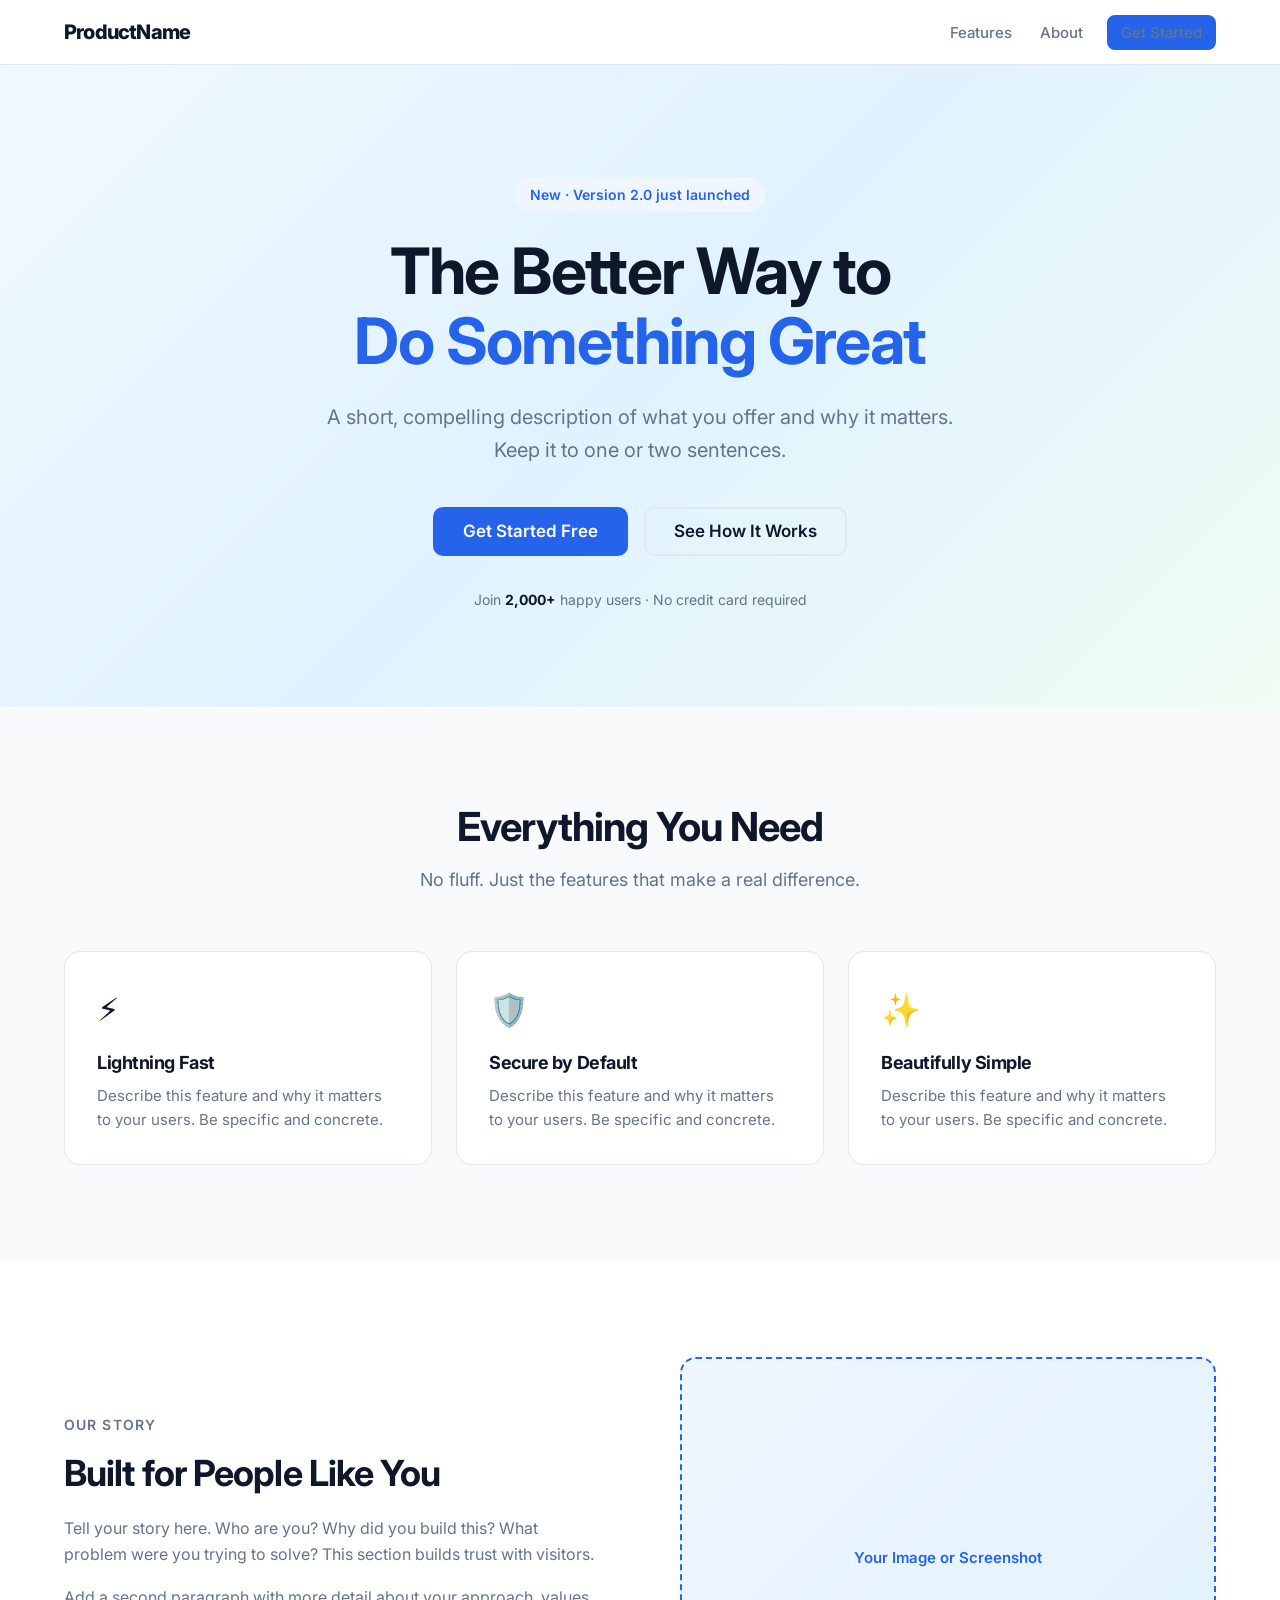
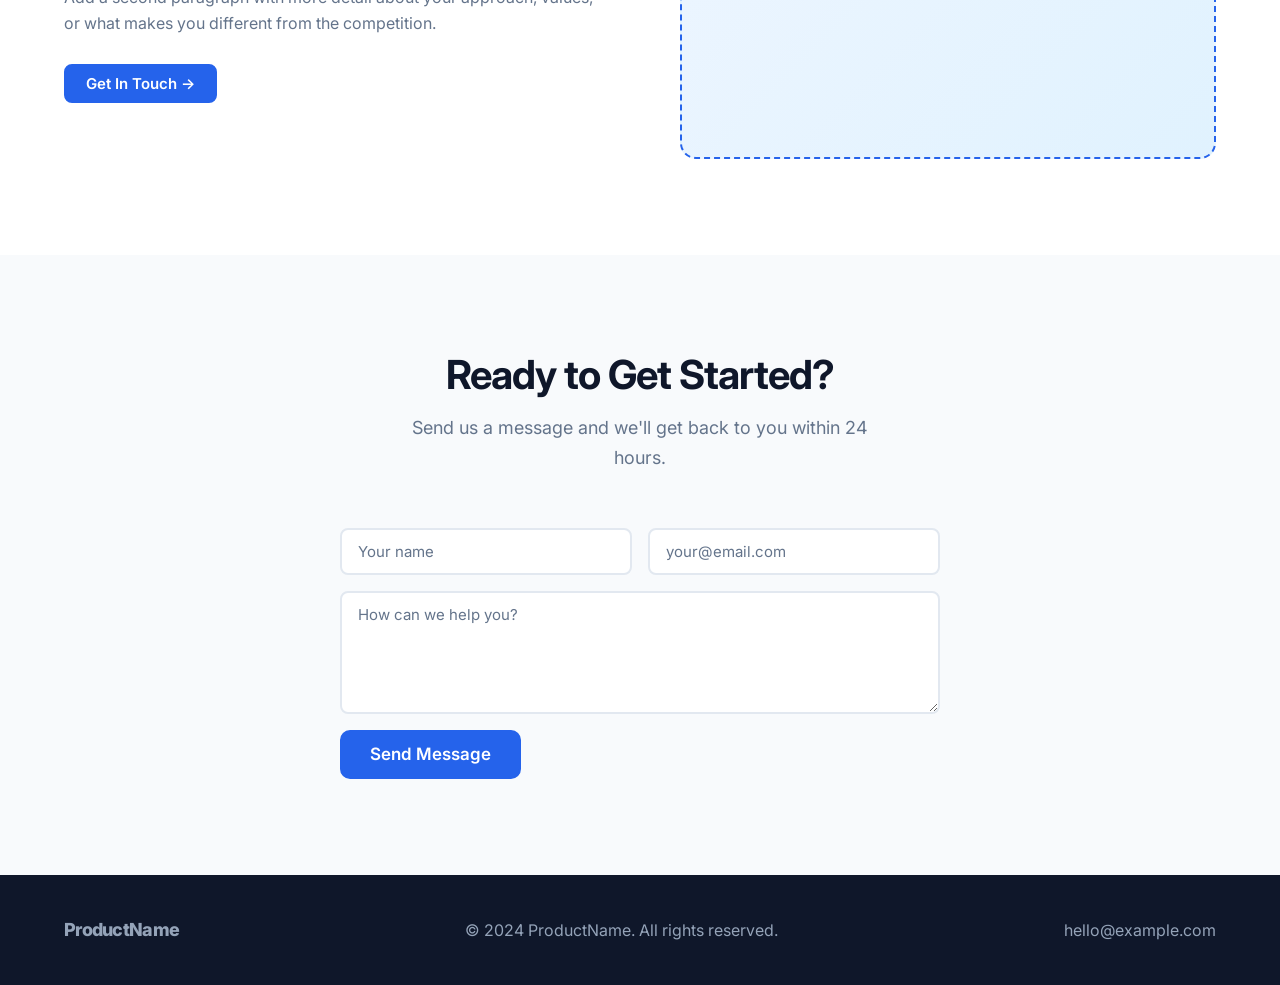
<file: templates/landing/index.html>
<!DOCTYPE html>
<html lang="en">
<head>
  <meta charset="UTF-8">
  <meta name="viewport" content="width=device-width, initial-scale=1.0">
  <title>Product Name — Short Tagline</title>
  <meta name="description" content="A brief, compelling description of your product or service in 1–2 sentences.">
  <meta property="og:title" content="Product Name — Short Tagline">
  <meta property="og:description" content="A brief, compelling description of your product or service.">
  <meta property="og:type" content="website">
  <link rel="preconnect" href="https://fonts.googleapis.com">
  <link rel="preconnect" href="https://fonts.gstatic.com" crossorigin>
  <link href="https://fonts.googleapis.com/css2?family=Inter:wght@400;500;600;700;800&display=swap" rel="stylesheet">
  <link rel="stylesheet" href="styles.css">
</head>
<body>

  <header class="header">
    <nav class="nav container">
      <a href="/" class="logo">ProductName</a>
      <ul class="nav-links">
        <li><a href="#features">Features</a></li>
        <li><a href="#about">About</a></li>
        <li><a href="#contact" class="btn btn-primary btn-sm">Get Started</a></li>
      </ul>
    </nav>
  </header>

  <main>

    <!-- Hero -->
    <section class="hero">
      <div class="container">
        <div class="hero-badge">New · Version 2.0 just launched</div>
        <h1>The Better Way to<br><span class="hero-highlight">Do Something Great</span></h1>
        <p class="hero-subtitle">
          A short, compelling description of what you offer and why it matters.
          Keep it to one or two sentences.
        </p>
        <div class="hero-actions">
          <a href="#contact" class="btn btn-primary btn-lg">Get Started Free</a>
          <a href="#features" class="btn btn-ghost btn-lg">See How It Works</a>
        </div>
        <p class="hero-social-proof">Join <strong>2,000+</strong> happy users · No credit card required</p>
      </div>
    </section>

    <!-- Features -->
    <section id="features" class="section section-alt">
      <div class="container">
        <div class="section-header">
          <h2>Everything You Need</h2>
          <p>No fluff. Just the features that make a real difference.</p>
        </div>
        <div class="features-grid">
          <div class="feature-card card reveal">
            <div class="feature-icon">⚡</div>
            <h3>Lightning Fast</h3>
            <p>Describe this feature and why it matters to your users. Be specific and concrete.</p>
          </div>
          <div class="feature-card card reveal">
            <div class="feature-icon">🛡️</div>
            <h3>Secure by Default</h3>
            <p>Describe this feature and why it matters to your users. Be specific and concrete.</p>
          </div>
          <div class="feature-card card reveal">
            <div class="feature-icon">✨</div>
            <h3>Beautifully Simple</h3>
            <p>Describe this feature and why it matters to your users. Be specific and concrete.</p>
          </div>
        </div>
      </div>
    </section>

    <!-- About / Story -->
    <section id="about" class="section">
      <div class="container about-grid">
        <div class="about-text reveal">
          <p class="about-eyebrow">Our Story</p>
          <h2>Built for People Like You</h2>
          <p>
            Tell your story here. Who are you? Why did you build this?
            What problem were you trying to solve? This section builds trust with visitors.
          </p>
          <p>
            Add a second paragraph with more detail about your approach, values,
            or what makes you different from the competition.
          </p>
          <a href="#contact" class="btn btn-primary">Get In Touch →</a>
        </div>
        <div class="about-visual reveal">
          <div class="visual-placeholder">
            <span>Your Image or Screenshot</span>
          </div>
        </div>
      </div>
    </section>

    <!-- Contact / CTA -->
    <section id="contact" class="section section-alt">
      <div class="container">
        <div class="section-header">
          <h2>Ready to Get Started?</h2>
          <p>Send us a message and we'll get back to you within 24 hours.</p>
        </div>
        <form class="contact-form" action="https://formspree.io/f/YOUR_FORM_ID" method="POST">
          <div class="form-row">
            <input type="text" name="name" placeholder="Your name" required>
            <input type="email" name="email" placeholder="your@email.com" required>
          </div>
          <textarea name="message" placeholder="How can we help you?" rows="5" required></textarea>
          <button type="submit" class="btn btn-primary btn-lg">Send Message</button>
        </form>
      </div>
    </section>

  </main>

  <footer class="footer">
    <div class="container footer-content">
      <a href="/" class="logo footer-logo">ProductName</a>
      <p>&copy; 2024 ProductName. All rights reserved.</p>
      <div class="footer-links">
        <a href="mailto:hello@example.com">hello@example.com</a>
      </div>
    </div>
  </footer>

  <script src="script.js"></script>
</body>
</html>
</file>
<file: templates/landing/styles.css>
/* Import shared base */
@import url('https://fonts.googleapis.com/css2?family=Inter:wght@400;500;600;700;800&display=swap');

/* ===== Design Tokens ===== */
:root {
  --color-primary: #2563eb;
  --color-primary-hover: #1d4ed8;
  --color-primary-light: #eff6ff;
  --color-bg: #ffffff;
  --color-surface: #f8fafc;
  --color-text: #0f172a;
  --color-text-muted: #64748b;
  --color-border: #e2e8f0;
  --color-heading: #0f172a;
  --font-sans: 'Inter', system-ui, sans-serif;
  --radius: 0.5rem;
  --radius-lg: 1rem;
  --shadow-sm: 0 1px 2px rgb(0 0 0 / 0.05);
  --shadow-md: 0 4px 6px -1px rgb(0 0 0 / 0.1);
  --shadow-lg: 0 10px 15px -3px rgb(0 0 0 / 0.1);
  --max-width: 1200px;
}

*, *::before, *::after { box-sizing: border-box; margin: 0; padding: 0; }
html { scroll-behavior: smooth; -webkit-font-smoothing: antialiased; }
body { font-family: var(--font-sans); color: var(--color-text); background: var(--color-bg); line-height: 1.65; }
img { max-width: 100%; height: auto; display: block; }
a { color: var(--color-primary); text-decoration: none; }
h1,h2,h3,h4 { color: var(--color-heading); line-height: 1.2; font-weight: 700; letter-spacing: -0.025em; }

/* ===== Layout ===== */
.container { max-width: var(--max-width); margin: 0 auto; padding: 0 1.5rem; }
.section { padding: 6rem 0; }
.section-alt { background: var(--color-surface); }
.section-header { text-align: center; margin-bottom: 3.5rem; }
.section-header h2 { font-size: clamp(1.75rem, 4vw, 2.5rem); margin-bottom: 0.875rem; }
.section-header p { font-size: 1.125rem; color: var(--color-text-muted); max-width: 42ch; margin: 0 auto; }

/* ===== Buttons ===== */
.btn {
  display: inline-flex; align-items: center; gap: 0.5rem;
  padding: 0.625rem 1.25rem; border-radius: var(--radius);
  font-size: 0.9375rem; font-weight: 600; font-family: var(--font-sans);
  cursor: pointer; border: 2px solid transparent;
  transition: all 0.15s ease; text-decoration: none; line-height: 1;
}
.btn-primary { background: var(--color-primary); color: #fff; border-color: var(--color-primary); }
.btn-primary:hover { background: var(--color-primary-hover); border-color: var(--color-primary-hover); text-decoration: none; }
.btn-ghost { background: transparent; color: var(--color-text); border-color: var(--color-border); }
.btn-ghost:hover { background: var(--color-surface); text-decoration: none; }
.btn-lg { padding: 0.875rem 1.75rem; font-size: 1.0625rem; border-radius: 0.625rem; }
.btn-sm { padding: 0.375rem 0.875rem; font-size: 0.875rem; }

/* ===== Header ===== */
.header {
  position: sticky; top: 0;
  background: rgba(255,255,255,0.9);
  backdrop-filter: blur(12px);
  border-bottom: 1px solid var(--color-border);
  z-index: 100;
}
.nav { display: flex; align-items: center; justify-content: space-between; height: 4rem; }
.logo { font-size: 1.25rem; font-weight: 800; color: var(--color-heading); text-decoration: none; letter-spacing: -0.04em; }
.nav-links { display: flex; align-items: center; gap: 0.25rem; list-style: none; }
.nav-links a { padding: 0.5rem 0.75rem; color: var(--color-text-muted); font-size: 0.9375rem; font-weight: 500; border-radius: var(--radius); transition: color 0.15s, background 0.15s; text-decoration: none; }
.nav-links a:hover { color: var(--color-text); background: var(--color-surface); text-decoration: none; }
.nav-links .btn { margin-left: 0.5rem; }

/* ===== Hero ===== */
.hero {
  padding: 7rem 0 6rem;
  background: linear-gradient(135deg, #f0f9ff 0%, #e0f2fe 50%, #f0fdf4 100%);
  text-align: center;
}
.hero-badge {
  display: inline-block; margin-bottom: 1.5rem;
  padding: 0.375rem 1rem; border-radius: 9999px;
  background: var(--color-primary-light); color: var(--color-primary);
  font-size: 0.875rem; font-weight: 600;
}
.hero h1 { font-size: clamp(2.25rem, 6vw, 4rem); max-width: 18ch; margin: 0 auto 1.5rem; line-height: 1.1; }
.hero-highlight { color: var(--color-primary); }
.hero-subtitle { font-size: clamp(1rem, 2vw, 1.25rem); color: var(--color-text-muted); max-width: 52ch; margin: 0 auto 2.5rem; }
.hero-actions { display: flex; align-items: center; justify-content: center; gap: 1rem; flex-wrap: wrap; margin-bottom: 2rem; }
.hero-social-proof { font-size: 0.875rem; color: var(--color-text-muted); }
.hero-social-proof strong { color: var(--color-text); }

/* ===== Features ===== */
.features-grid { display: grid; grid-template-columns: repeat(3, 1fr); gap: 1.5rem; }
.feature-card { background: var(--color-bg); border: 1px solid var(--color-border); border-radius: var(--radius-lg); padding: 2rem; transition: box-shadow 0.2s, transform 0.2s; }
.feature-card:hover { box-shadow: var(--shadow-lg); transform: translateY(-3px); }
.feature-icon { font-size: 2rem; margin-bottom: 1rem; }
.feature-card h3 { font-size: 1.125rem; margin-bottom: 0.625rem; }
.feature-card p { color: var(--color-text-muted); font-size: 0.9375rem; line-height: 1.6; }

/* ===== About ===== */
.about-grid { display: grid; grid-template-columns: 1fr 1fr; gap: 5rem; align-items: center; }
.about-eyebrow { font-size: 0.875rem; font-weight: 600; color: var(--color-primary); text-transform: uppercase; letter-spacing: 0.08em; margin-bottom: 0.75rem; }
.about-text h2 { font-size: clamp(1.5rem, 3vw, 2.25rem); margin-bottom: 1.25rem; }
.about-text p { color: var(--color-text-muted); margin-bottom: 1rem; }
.about-text .btn { margin-top: 0.75rem; }
.visual-placeholder {
  aspect-ratio: 4/3; border-radius: var(--radius-lg);
  background: linear-gradient(135deg, var(--color-primary-light), #e0f2fe);
  display: flex; align-items: center; justify-content: center;
  color: var(--color-primary); font-weight: 600; font-size: 0.9375rem;
  border: 2px dashed var(--color-primary);
}

/* ===== Contact ===== */
.contact-form { max-width: 600px; margin: 0 auto; display: flex; flex-direction: column; gap: 1rem; }
.form-row { display: grid; grid-template-columns: 1fr 1fr; gap: 1rem; }
input, textarea {
  width: 100%; padding: 0.75rem 1rem;
  border: 2px solid var(--color-border); border-radius: var(--radius);
  font-family: var(--font-sans); font-size: 0.9375rem; color: var(--color-text);
  background: var(--color-bg); transition: border-color 0.15s; outline: none;
}
input:focus, textarea:focus { border-color: var(--color-primary); }
input::placeholder, textarea::placeholder { color: var(--color-text-muted); }
textarea { resize: vertical; min-height: 120px; }
.contact-form .btn { align-self: flex-start; }

/* ===== Footer ===== */
.footer { background: var(--color-text); color: #94a3b8; padding: 2.5rem 0; }
.footer-content { display: flex; align-items: center; justify-content: space-between; flex-wrap: wrap; gap: 1rem; }
.footer-logo { color: #fff; font-size: 1.125rem; font-weight: 800; }
.footer a { color: #94a3b8; transition: color 0.15s; }
.footer a:hover { color: #fff; text-decoration: none; }

/* ===== Reveal ===== */
.reveal { opacity: 0; transform: translateY(24px); transition: opacity 0.55s ease, transform 0.55s ease; }
.reveal.visible { opacity: 1; transform: none; }

/* ===== Responsive ===== */
@media (max-width: 900px) {
  .features-grid { grid-template-columns: 1fr 1fr; }
  .about-grid { grid-template-columns: 1fr; gap: 3rem; }
  .about-visual { order: -1; }
}
@media (max-width: 600px) {
  .features-grid { grid-template-columns: 1fr; }
  .form-row { grid-template-columns: 1fr; }
  .hero { padding: 5rem 0 4rem; }
  .nav-links a:not(.btn) { display: none; }
  .footer-content { flex-direction: column; text-align: center; }
}
</file>
